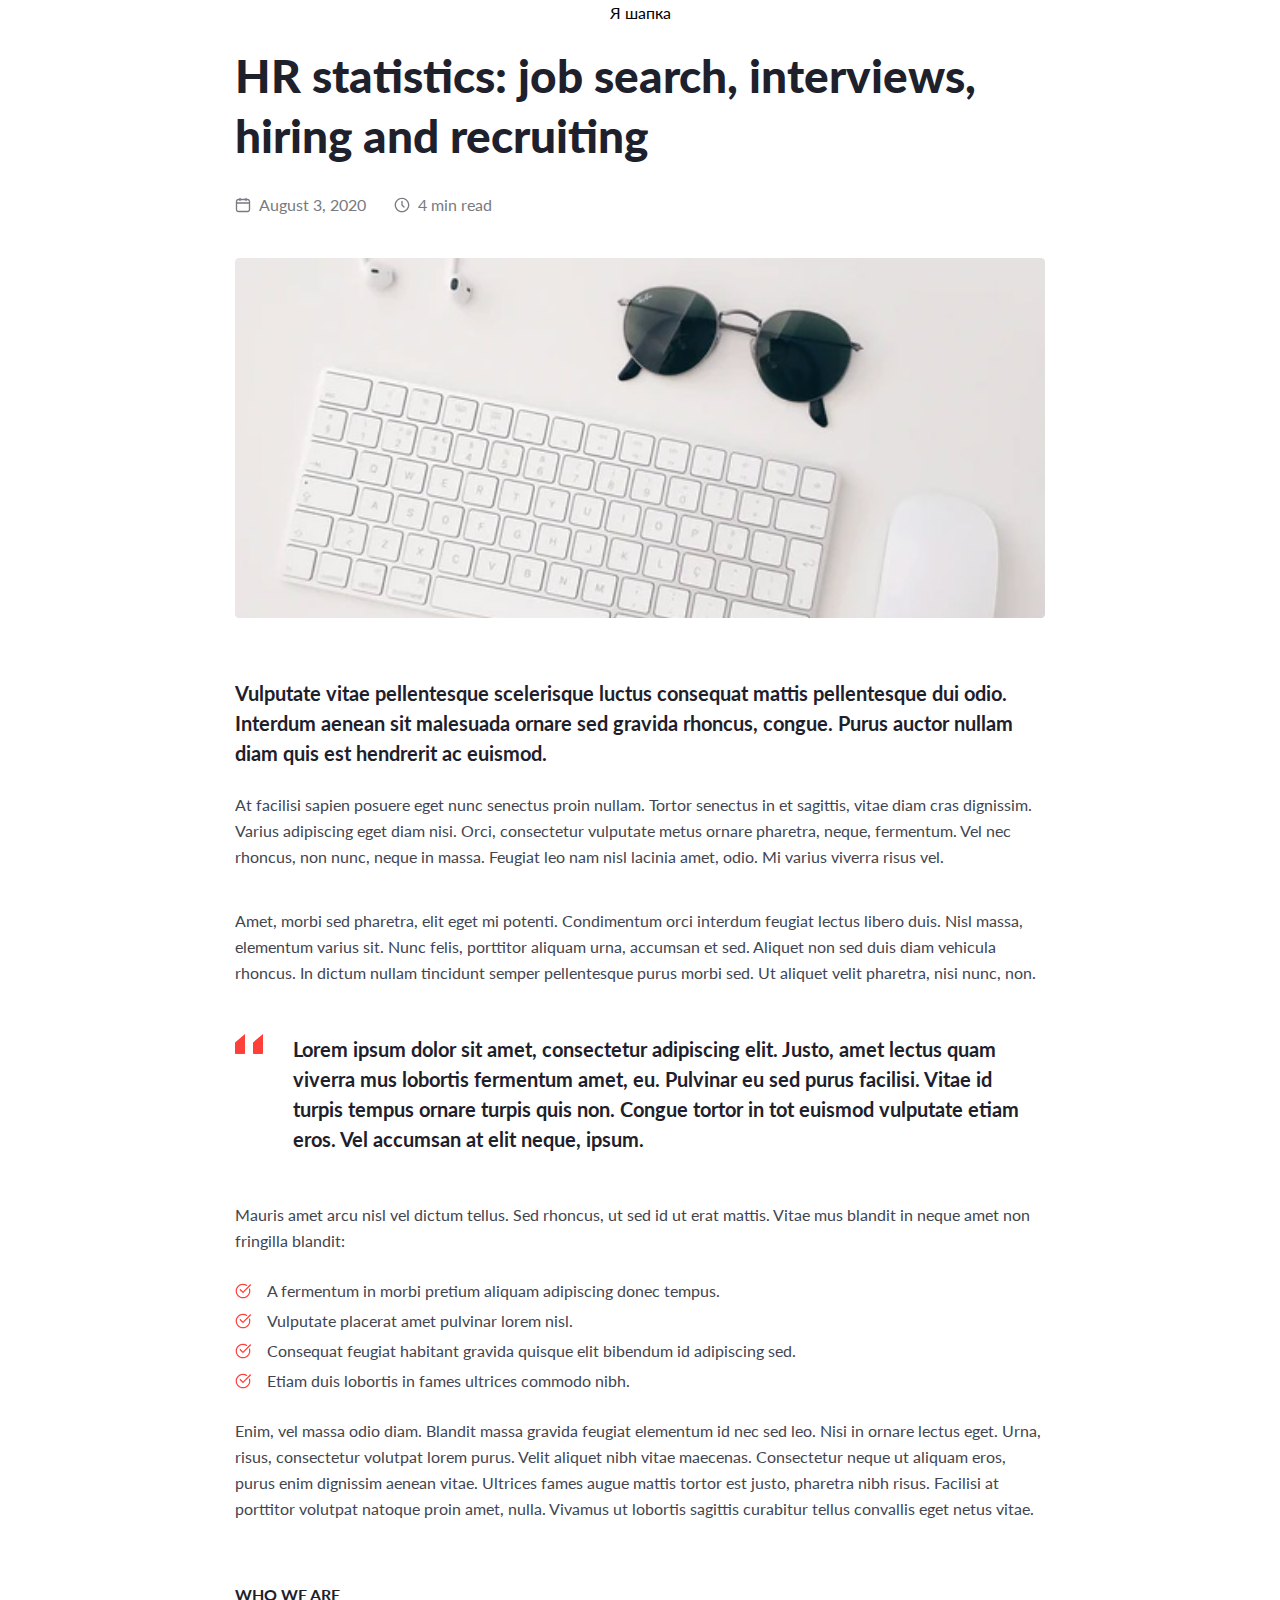
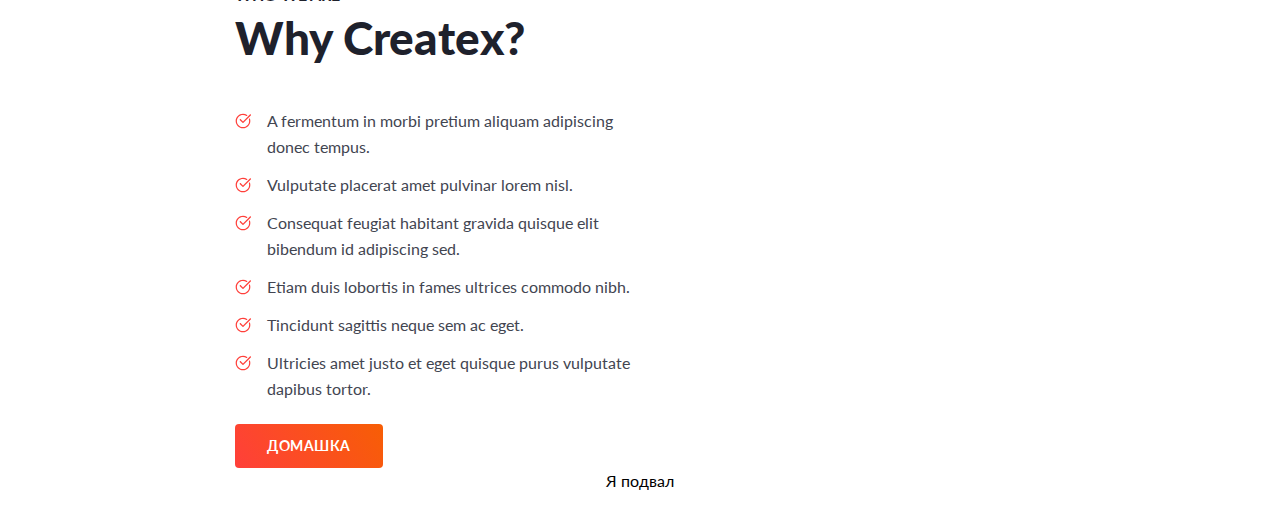
<file: index.html>
<!DOCTYPE html>
<html lang="ru">
<head>
	<meta charset="UTF-8">
	<meta http-equiv="X-UA-Compatible" content="IE=edge">
	<meta name="viewport" content="width=device-width, initial-scale=1.0">
	<link rel="stylesheet" href="css/null.css">
	<link rel="stylesheet" href="css/style.css">
	<title>Figma</title>
</head>
<body>
	<div class="wrapper">
		<div class="containerfig">
			<div class="headerfig">
				<header>Я шапка</header>
			</div>
			<div class="mainfig">
				<main class="mainfig">
					<h1 class="h1fig">HR statistics: job search, interviews, hiring and recruiting</h1>
					<span class="calendar">August 3, 2020</span>
					<span class="clock">4 min read</span>
					<img class="hrimg" src="img/HR.png" alt="HR">
					<h2 class="h2fig">Vulputate vitae pellentesque scelerisque luctus consequat mattis pellentesque dui odio. Interdum aenean sit malesuada ornare sed gravida rhoncus, congue. Purus auctor nullam diam quis est hendrerit ac euismod. </h2>
					<p class="p1fig">At facilisi sapien posuere eget nunc senectus proin nullam. Tortor senectus in et sagittis, vitae diam cras dignissim. Varius adipiscing eget diam nisi. Orci, consectetur vulputate metus ornare pharetra, neque, fermentum. Vel nec rhoncus, non nunc, neque in massa. Feugiat leo nam nisl lacinia amet, odio. Mi varius viverra risus vel.</p>
					<p class="p2fig">Amet, morbi sed pharetra, elit eget mi potenti. Condimentum orci interdum feugiat lectus libero duis. Nisl massa, elementum varius sit. Nunc felis, porttitor aliquam urna, accumsan et sed. Aliquet non sed duis diam vehicula rhoncus. In dictum nullam tincidunt semper pellentesque purus morbi sed. Ut aliquet velit pharetra, nisi nunc, non.</p>
					<p class="p3fig">Lorem ipsum dolor sit amet, consectetur adipiscing elit. Justo, amet lectus quam viverra mus lobortis fermentum amet, eu. Pulvinar eu sed purus  facilisi. Vitae id turpis tempus ornare turpis quis non. Congue tortor in tot euismod vulputate etiam eros. Vel accumsan at elit neque, ipsum.</p>
					<p class="p4fig">Mauris amet arcu nisl vel dictum tellus. Sed rhoncus, ut sed id ut erat mattis. Vitae mus blandit in neque amet non fringilla blandit:</p>
					<ul class="list">
						<li class="item-list">A fermentum in morbi pretium aliquam adipiscing donec tempus.</li>
						<li class="item-list">Vulputate placerat amet pulvinar lorem nisl.</li>
						<li class="item-list">Consequat feugiat habitant gravida quisque elit bibendum id adipiscing sed.</li>
						<li class="item-list-last">Etiam duis lobortis in fames ultrices commodo nibh.</li>
					</ul>
					<p class="p5fig">Enim, vel massa odio diam. Blandit massa gravida feugiat elementum id nec sed leo. Nisi in ornare lectus eget. Urna, risus, consectetur volutpat lorem purus. Velit aliquet nibh vitae maecenas. Consectetur neque ut aliquam eros, purus enim dignissim aenean vitae. Ultrices fames augue mattis tortor est justo, pharetra nibh risus. Facilisi at porttitor volutpat natoque proin amet, nulla. Vivamus ut lobortis sagittis curabitur tellus convallis eget netus vitae.</p>
					<div class="why">
						<h2 class="h2why">Who we are</h2>
						<p class="p1why">Why Createx?</p>
						<ul class="whylist">
							<li class="why-item-list">A fermentum in morbi pretium aliquam adipiscing donec tempus.</li>
							<li class="why-item-list">Vulputate placerat amet pulvinar lorem nisl.</li>
							<li class="why-item-list">Consequat feugiat habitant gravida quisque elit bibendum id adipiscing sed.</li>
							<li class="why-item-list">Etiam duis lobortis in fames ultrices commodo nibh.</li>
							<li class="why-item-list">Tincidunt sagittis neque sem ac eget.</li>
							<li class="why-item-list-last">Ultricies amet justo et eget quisque purus vulputate dapibus tortor.</li>
						</ul>
						<a href="tropico.html" class="button" target="blank">ДОМАШКА</a>
					</div>
				</main>
			</div>
			<div class="footerfig">
				<footer>Я подвал</footer>
			</div>
		</div>
	</div>
</body>
</html>
</file>
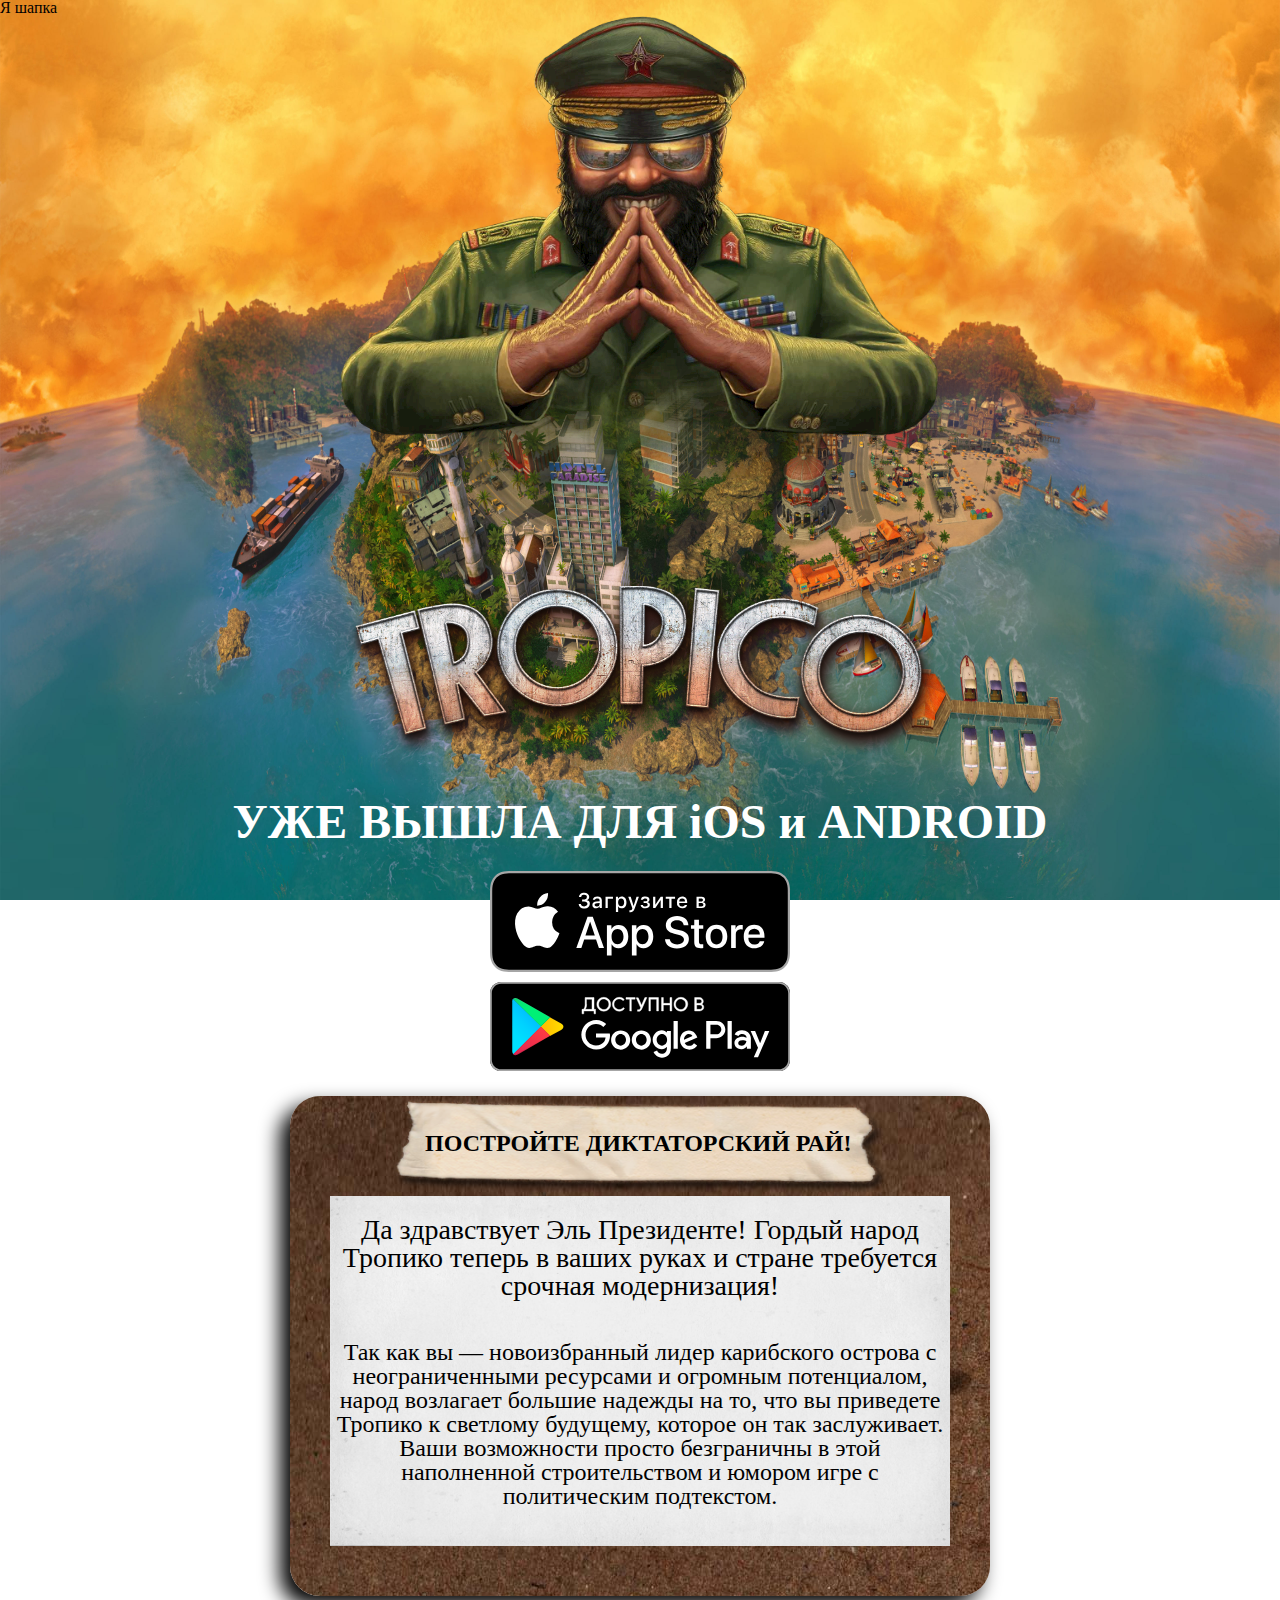
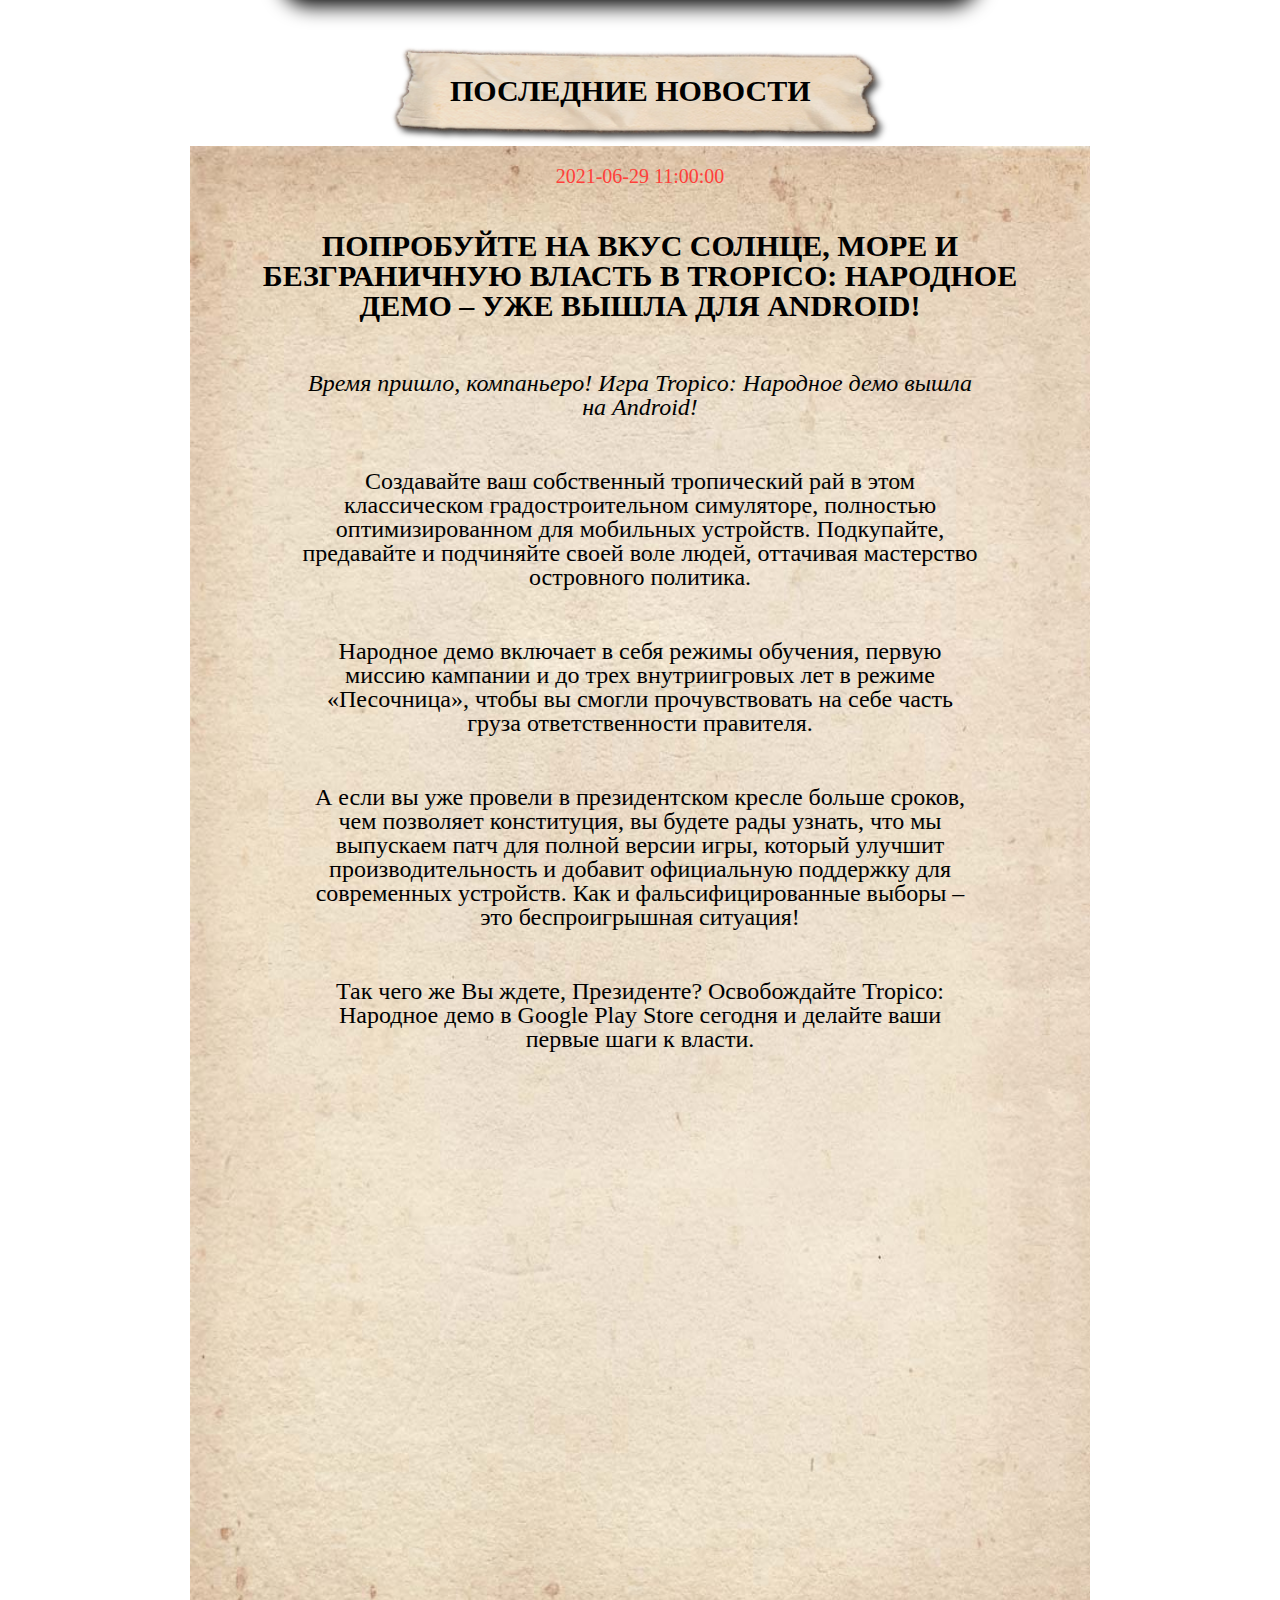
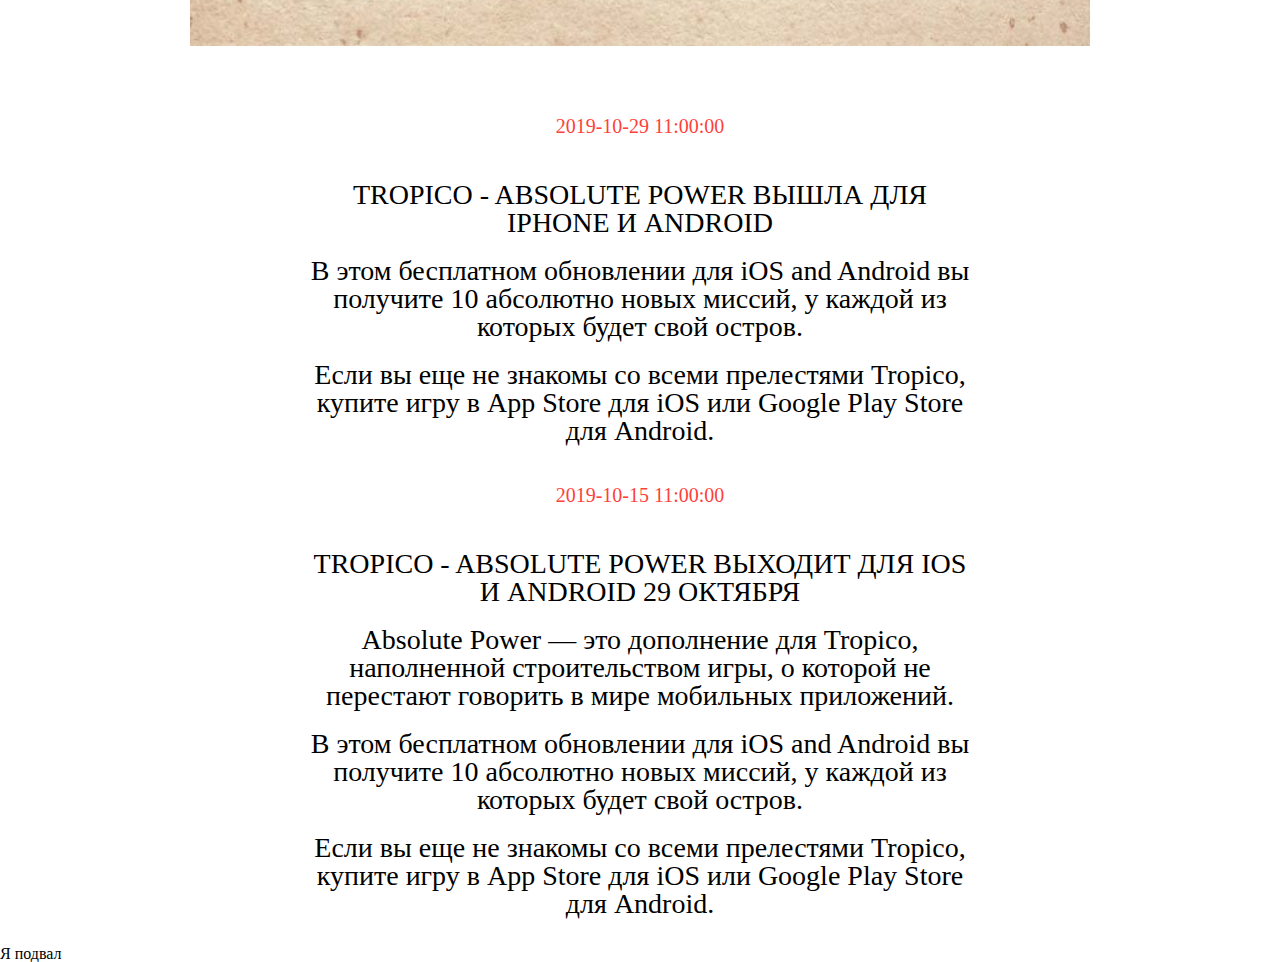
<file: tropico.html>
<!DOCTYPE html>
<html lang="ru">
<head>
	<meta charset="UTF-8">
	<meta http-equiv="X-UA-Compatible" content="IE=edge">
	<meta name="viewport" content="width=device-width, initial-scale=1.0">
	<link rel="stylesheet" href="css/null.css">
	<link rel="stylesheet" href="css/style.css">
	<title>Tropico</title>
</head>
<body>
	<div class="wrapper">
		<div class="containertrop">
			<div class="headertrop">
				<header>Я шапка</header>
			</div>
			<div class="maintrop">
				<main class="maintrop">
					<div class="image1">
						<img class="imagepres" src="img/Presidente.svg" alt="картинка">
					</div>
					<div class="image2">
						<img class="imagelogo" src="img/logo tropico.png" alt="картинка">
					</div>
					<h1 class="h1trop">УЖЕ ВЫШЛА ДЛЯ iOS и ANDROID</h1>
					<div class="ios">
						<img class="imageios" src="img/ios-appstore.svg" alt="apple">
					</div>
					<div class="play">
						<img class="imageplay" src="img/google-play.svg" alt="google">
					</div>
					<div class="block">
						<h2 class="h2trop">ПОСТРОЙТЕ ДИКТАТОРСКИЙ РАЙ!</h2>
						<p class="p1trop"><span class="spanblock">Да здравствует Эль Президенте! Гордый народ Тропико теперь в ваших руках и стране требуется срочная модернизация!</span> Так как вы — новоизбранный лидер карибского острова с неограниченными ресурсами и огромным потенциалом, народ возлагает большие надежды на то, что вы приведете Тропико к светлому будущему, которое он так заслуживает. Ваши возможности просто безграничны в этой наполненной строительством и юмором игре с политическим подтекстом.</p>
					</div>
					<div class="paperblock">
						<h2 class="h2paper">ПОСЛЕДНИЕ НОВОСТИ</h2>
						<p class="ppaper"><span class="redspan">2021-06-29 11:00:00</span>
							<span class="span1p">ПОПРОБУЙТЕ НА ВКУС СОЛНЦЕ, МОРЕ И БЕЗГРАНИЧНУЮ ВЛАСТЬ В TROPICO: НАРОДНОЕ ДЕМО – УЖЕ ВЫШЛА ДЛЯ ANDROID!</span>
							<span class="spanitalic">Время пришло, компаньеро! Игра Tropico: Народное демо вышла на Android!</span>
							<span class="span2p">Создавайте ваш собственный тропический рай в этом классическом градостроительном симуляторе, полностью оптимизированном для мобильных устройств. Подкупайте, предавайте и подчиняйте своей воле людей, оттачивая мастерство островного политика.</span>
							<span class="span3p">Народное демо включает в себя режимы обучения, первую миссию кампании и до трех внутриигровых лет в режиме «Песочница», чтобы вы смогли прочувствовать на себе часть груза ответственности правителя.</span >
							<span class="span4p">А если вы уже провели в президентском кресле больше сроков, чем позволяет конституция, вы будете рады узнать, что мы выпускаем патч для полной версии игры, который улучшит производительность и добавит официальную поддержку для современных устройств. Как и фальсифицированные выборы – это беспроигрышная ситуация!</span>
							<span class="span5p">Так чего же Вы ждете, Президенте? Освобождайте Tropico: Народное демо в Google Play Store сегодня и делайте ваши первые шаги к власти.</span>
							<iframe src="https://www.youtube.com/embed/m0_VY2PC3MA" title="YouTube video player" frameborder="0" allow="accelerometer; autoplay; clipboard-write; encrypted-media; gyroscope; picture-in-picture" allowfullscreen></iframe>
							</p>
					</div>
					<div class="fixlblock">
						<p class="p1fix">
							<span class="redspan">2019-10-29 11:00:00</span>
							<span class="spanfix">TROPICO - ABSOLUTE POWER ВЫШЛА ДЛЯ IPHONE И ANDROID</span>
							<span class="spanfix">В этом бесплатном обновлении для iOS and Android вы получите 10 абсолютно новых миссий, у каждой из которых будет свой остров.</span>
							<span class="spanfix">Если вы еще не знакомы со всеми прелестями Tropico, купите игру в App Store для iOS или Google Play Store для Android.</span>
							<span class="redspan">2019-10-15 11:00:00</span>
							<span class="spanfix">TROPICO - ABSOLUTE POWER ВЫХОДИТ ДЛЯ IOS И ANDROID 29 ОКТЯБРЯ</span>
							<span class="spanfix">Absolute Power — это дополнение для Tropico, наполненной строительством игры, о которой не перестают говорить в мире мобильных приложений.</span>
							<span class="spanfix">В этом бесплатном обновлении для iOS and Android вы получите 10 абсолютно новых миссий, у каждой из которых будет свой остров.</span>
							<span class="spanfix">Если вы еще не знакомы со всеми прелестями Tropico, купите игру в App Store для iOS или Google Play Store для Android.</span>
						</p>
					</div>
					<div class="paperblock">

					</div>
				</main>
			</div>
			<div class="footertrop">
				<footer>Я подвал</footer>
			</div>
		</div>
	</div>
</body>
</html>
</file>
<file: css/null.css>
/* Обнуляющий стиль */


/*Обнуляет отступы */
*,
*::before,
*::after {
	box-sizing: border-box;
	margin: 0;
	padding: 0;
	border: 0;
}


/* Обнуляет маркировку */
li {
	list-style-type: none;
}

a {
	color: inherit;
}

a,
a:visited {
	text-decoration: none;
}

a:hover {
	text-decoration: none;
}

/* Обнуляем стили заголовка*/
h1,
h2,
h3,
h4,
h5,
h6 {
	font-weight: inherit;
	font-size: inherit;
}


img {
	vertical-align: top;
}

body,
html {
	height: 100%;
	line-height: 1;
}
</file>
<file: css/style.css>
@import "null.css";

@import url('https://fonts.googleapis.com/css2?family=Lato:wght@400;700;900&family=Roboto+Slab:wght@300;400;500;700;900&display=swap');

@import url('https://fonts.googleapis.com/css2?family=Roboto+Slab:wght@300;400;500;700;900&display=swap');

@font-face {
	font-family: "CircularStd";
	src: url("../fonts/CircularStd-Black.woff2") format("woff2"), url("../fonts/CircularStd-Black.woff") format("woff");
	font-weight: 900;
	font-style: normal;
	font-display: swap;
}

@font-face {
	font-family: "CircularStd";
	src: url("../fonts/CircularStd-Bold.woff2") format("woff2"), url("../fonts/CircularStd-Bold.woff") format("woff");
	font-weight: 700;
	font-style: normal;
	font-display: swap;
}

@font-face {
	font-family: "CircularStd";
	src: url("../fonts/CircularStd-Book.woff2") format("woff2"), url("../fonts/CircularStd-Book.woff") format("woff");
	font-weight: 300;
	font-style: normal;
	font-display: swap;
}


@font-face {
	font-family: "CircularStd";
	src: url("../fonts/CircularStd-Medium.woff2") format("woff2"), url("../fonts/CircularStd-Medium.woff") format("woff");
	font-weight: 400;
	font-style: normal;
	font-display: swap;
}


.wrapper {
	min-height: 100%;
	overflow: hidden;
}

/*============================== Макет Figma ==========================*/

.headerfig{
	text-align: center;
	margin-bottom: 20px;
}


.containerfig{
	max-width: 810px;
	margin: 0px auto;
	font-family:  "Lato";
	font-weight: 400;
	font-size: 16px;
	line-height: 26px;
}

.h1fig{
	text-align: left;
	font-size: 46px;
	font-weight: 900;
	line-height: 60px;
	margin-bottom: 26px;
	color: #1E212C;
}

.calendar{
	display: inline-block;
	color: #787A80;
	background: url("../img/Calendar.svg") 0 5px / 16px no-repeat;
	padding-left: 24px;
	margin-right: 24px;
	margin-bottom: 40px;
}

.clock{
	display: inline-block;
	color: #787A80;
	background: url("../img/Clock.svg") 0 5px / 16px no-repeat;
	padding-left: 24px;
	margin-bottom: 40px;
}

.hrimg{
	max-width: 810px;
	margin-bottom: 60px;
}


.h2fig{
	
	font-size: 20px;
	font-weight: 700;
	color: #1E212C;
	text-align: left;
	line-height: 30px;
	margin-bottom: 24px;
}

.p1fig{
	
	color: #424551;
	margin-bottom: 38px;
}


.p2fig{
	
	color: #424551;
	margin-bottom: 48px;
}


.p3fig{
	
	font-size: 20px;
	font-weight: 700;
	line-height: 30px;
	color: #1E212C;
	background: url("../img/braces.svg") 0 0 / 28px no-repeat;
	padding-left: 58px;
	margin-bottom: 48px;
}

.p4fig{
	
	color: #424551;
	margin-bottom: 24px;
}


.item-list{
	color: #424551;
	margin-bottom: 4px;
	background: url("../img/check.svg") 0 5px / 16px no-repeat;
	padding-left: 32px;

}

.item-list-last{
	color: #424551;
	margin-bottom: 24px;
	background: url("../img/check.svg") 0 5px / 16px no-repeat;
	padding-left: 32px;
}


.p5fig{
	color: #424551;
	margin-bottom: 60px;
}


.why{
	max-width: 400px;
}

.h2why{
	color: #1E212C;
	font-weight: 700;
	text-transform: uppercase;
}


.p1why{

	color: #1E212C;
	font-size: 46px;
	font-weight: 900;
	line-height: 60px;
	margin-bottom: 40px;
}


.why-item-list{
	color: #424551;
	margin-bottom: 12px;
	background: url("../img/check.svg") 0 5px / 16px no-repeat;
	padding-left: 32px;
}


.why-item-list-last{
	color: #424551;
	background: url("../img/check.svg") 0 5px / 16px no-repeat;
	padding-left: 32px;
	margin-bottom: 22px;
}


.button{
	color: white;
	font-size: 14px;
	font-weight: 700;
	letter-spacing: 0.5px;
	display: inline-block;
	background: linear-gradient(55.95deg, #FF3F3A 0%, #F75E05 100%);
	padding: 9px 32px;
	border-radius: 4px;
}


.footerfig{
	text-align: center;
	margin-bottom: 20px;
}



/*============================== Статья =======================*/

.containertrop{
	background: url("../img/bgtropico.jpg");
	background-repeat: no-repeat;
	background-attachment: fixed;
	max-width:110% ;
	max-height: 110%;
	background-position: 50% 50%;
	background-size: 100% 100%;
}

.maintrop{
	max-width: 1920px;
	margin: 0px auto;
}

.image1{
	text-align: center;
}

.imagepres{
	max-width: 600px;
	max-height: 600px;
}


.image2{
	text-align: center;
	margin-bottom: 40px;
}

.imagelogo{
	max-width: 600px;
	max-height: 600px;
}

.h1trop{
	font-weight: 900;
	font-size: 48px;
	text-align: center;
	color: white;
	margin-bottom: 25px;
}

.ios{
	text-align: center;
	margin-bottom: 10px;
}

.imageios{
	width: 300px;
}

.play{
	text-align:  center;
	margin-bottom: 25px;
}

.imageplay{
	max-width: 300px;
	max-height: 300px;
}


.block{
	margin: 0px auto;
	width: 700px;
	height: 500px;
	background-image: url("../img/board-tropico.jpg");
	border-radius: 30px;
	margin-bottom: 50px;
	box-shadow: -10px 10px 20px rgb(0, 0, 0);
}

.h2trop{
	font-weight: 700;
	font-size: 24px;
	padding-top: 35px;
	padding-left: 35px;
	margin: 0px auto;
	max-width: 500px;
	height: 100px;
	background-image: url("../img/tape-tropico.png");
	background-repeat: no-repeat;
	background-size: 100% 100%;
}

.p1trop{
	padding-top: 20px;
	margin: 0px auto;
	font-weight: 400;
	font-size: 24px;
	width: 620px;
	height: 350px;
	background-image: url("../img/paper-tropico.jpg");
	background-repeat: no-repeat;
	background-size: 100% 100%;
	text-align: center;
}

.spanblock{
	font-weight: 400;
	font-size: 28px;
	display: block;
	margin-bottom: 40px;
	text-align: center;
}


.h2paper{
	padding-top: 30px;
	padding-left: 60px;
	font-weight: 900;
	font-size: 30px;
	margin: 0px auto;
	width: 500px;
	height: 100px;
	background-image: url("../img/tape-tropico.png");
	background-repeat: no-repeat;
	background-size: 100% 100%;
}


.ppaper{
	margin: 0px auto;
	width: 900px;
	height: 1500px;
	background-image: url("../img/brown-paper-tropico.jpg");
	background-repeat: no-repeat;
	background-size: 100% 100%;
	margin-bottom: 50px;
}

.redspan{
	padding-top: 20px;
	margin-bottom: 45px;
	text-align: center;
	display: block;
	font-size: 20px;
	color: #FF3F3A;
	text-transform: uppercase;
}


.span1p{
	padding-left: 70px;
	padding-right: 70px;
	display: block;
	font-weight: 700;
	font-size: 30px;
	text-align: center;
	margin-bottom: 50px;
}

.spanitalic{
	display: block;
	font-weight: 400;
	font-style: italic;
	font-size: 24px;
	padding-left: 110px;
	padding-right: 110px;
	text-align: center;
	margin-bottom: 50px;
}

.span2p{
	display: block;
	padding-left: 110px;
	padding-right: 110px;
	text-align: center;
	margin-bottom: 50px;
	font-size: 24px;
}

.span3p{
	display: block;
	padding-left: 110px;
	padding-right: 110px;
	text-align: center;
	margin-bottom: 50px;
	font-size: 24px;
}

.span4p{
	display: block;
	padding-left: 110px;
	padding-right: 110px;
	text-align: center;
	margin-bottom: 50px;
	font-size: 24px;
}

.span5p{
	display: block;
	padding-left: 110px;
	padding-right: 110px;
	text-align: center;
	margin-bottom: 50px;
	font-size: 24px;
}


iframe{
	padding-left: 110px;
	width: 800px;
	height: 450px;
}


.p1fix{
	margin: 0px auto;
	width: 900px;
	height: 850px;
	background-image: url("../img/brown-paper-tropico.jpg");
	background-repeat: no-repeat;
	background-size: 100% 100%;
	background-attachment: fixed;
}



.spanfix{
	padding: 0 110px;
	display: block;
	margin-bottom: 20px;
	font-weight: 400;
	font-size: 28px;
	text-align: center;

}

.redspanlast{
	margin-bottom: 45px;
	text-align: center;
	display: block;
	font-size: 20px;
	color: #FF3F3A;
	text-transform: uppercase;
}
</file>
